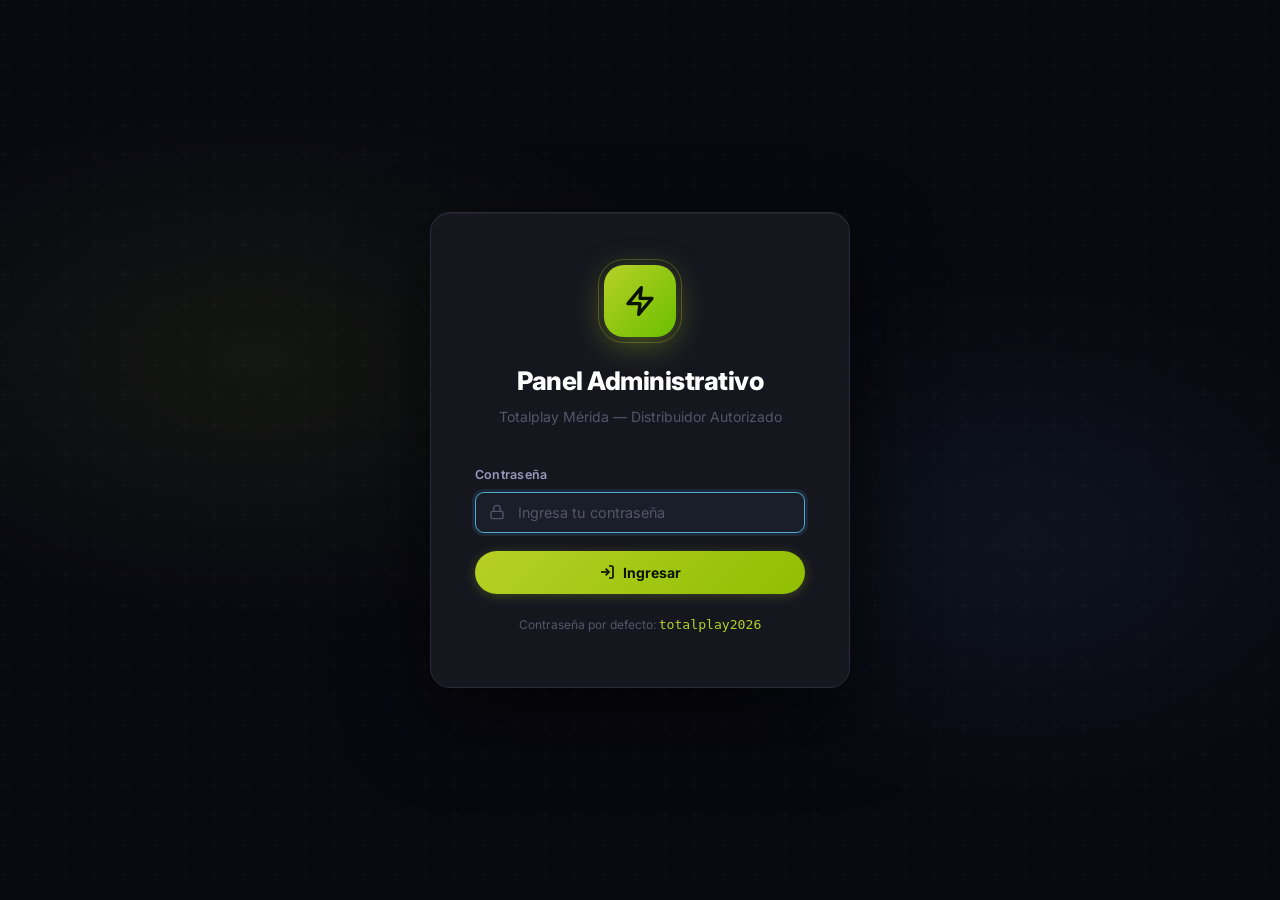
<file: admin.html>
<!DOCTYPE html>
<html lang="es">
<head>
  <meta charset="UTF-8">
  <meta name="viewport" content="width=device-width, initial-scale=1.0">
  <title>Admin — Totalplay Mérida</title>
  <meta name="robots" content="noindex, nofollow">
  <link rel="icon" href="img/triangulototal.png" type="image/png">
  <link rel="stylesheet" href="css/admin.css?v=3">
</head>
<body>

  <!-- ========== LOGIN SCREEN ========== -->
  <div class="login-screen" id="login-screen">
    <div class="login-card">
      <div class="login-logo-wrap">
        <div class="login-logo">
          <svg width="32" height="32" viewBox="0 0 24 24" fill="none" stroke="#0a1200" stroke-width="2.5" stroke-linecap="round" stroke-linejoin="round"><polygon points="13 2 3 14 12 14 11 22 21 10 12 10 13 2"/></svg>
        </div>
        <div class="login-logo-ring"></div>
      </div>
      <h1>Panel Administrativo</h1>
      <p class="login-sub">Totalplay Mérida — Distribuidor Autorizado</p>

      <div class="login-error" id="login-error">
        <svg width="16" height="16" viewBox="0 0 24 24" fill="none" stroke="currentColor" stroke-width="2.5"><circle cx="12" cy="12" r="10"/><line x1="12" y1="8" x2="12" y2="12"/><line x1="12" y1="16" x2="12.01" y2="16"/></svg>
        <span id="login-error-text">Contraseña incorrecta. Inténtalo de nuevo.</span>
      </div>

      <form id="login-form">
        <div class="admin-form-group" style="text-align:left">
          <label for="login-password">Contraseña</label>
          <div class="input-wrap">
            <svg width="16" height="16" viewBox="0 0 24 24" fill="none" stroke="currentColor" stroke-width="2" stroke-linecap="round" stroke-linejoin="round"><rect x="3" y="11" width="18" height="11" rx="2" ry="2"/><path d="M7 11V7a5 5 0 0 1 10 0v4"/></svg>
            <input type="password" id="login-password" class="admin-input" placeholder="Ingresa tu contraseña" required autofocus>
          </div>
        </div>
        <button type="submit" class="btn btn-primary" style="width:100%;justify-content:center;padding:13px;">
          <svg width="16" height="16" viewBox="0 0 24 24" fill="none" stroke="currentColor" stroke-width="2.5"><path d="M15 3h4a2 2 0 0 1 2 2v14a2 2 0 0 1-2 2h-4"/><polyline points="10 17 15 12 10 7"/><line x1="15" y1="12" x2="3" y2="12"/></svg>
          Ingresar
        </button>
        <p style="font-size:0.75rem;color:var(--gray-500);margin-top:20px;">
          Contraseña por defecto: <code>totalplay2026</code>
        </p>
      </form>
    </div>
  </div>

  <!-- ========== ADMIN APP ========== -->
  <div class="admin-app" id="admin-app">

    <!-- SIDEBAR OVERLAY (mobile) -->
    <div class="sidebar-overlay" id="sidebar-overlay"></div>

    <!-- ===== SIDEBAR ===== -->
    <aside class="admin-sidebar" id="admin-sidebar">
      <!-- Brand -->
      <div class="sidebar-brand">
        <div class="sidebar-brand-logo">
          <svg width="20" height="20" viewBox="0 0 24 24" fill="none" stroke="#0a1200" stroke-width="2.5" stroke-linecap="round" stroke-linejoin="round"><polygon points="13 2 3 14 12 14 11 22 21 10 12 10 13 2"/></svg>
        </div>
        <div class="sidebar-brand-text">
          <strong>Totalplay</strong>
          <span>Panel Admin</span>
        </div>
      </div>

      <!-- Navigation -->
      <nav class="sidebar-nav">
        <div class="sidebar-label">Contenido</div>

        <button class="nav-item active" data-tab="tab-packages" id="nav-packages">
          <div class="nav-item-indicator"></div>
          <svg class="nav-icon" width="17" height="17" viewBox="0 0 24 24" fill="none" stroke="currentColor" stroke-width="2" stroke-linecap="round" stroke-linejoin="round"><path d="M21 16V8a2 2 0 0 0-1-1.73l-7-4a2 2 0 0 0-2 0l-7 4A2 2 0 0 0 3 8v8a2 2 0 0 0 1 1.73l7 4a2 2 0 0 0 2 0l7-4A2 2 0 0 0 21 16z"/><polyline points="3.27 6.96 12 12.01 20.73 6.96"/><line x1="12" y1="22.08" x2="12" y2="12"/></svg>
          Paquetes
        </button>

        <button class="nav-item" data-tab="tab-contact" id="nav-contact">
          <div class="nav-item-indicator"></div>
          <svg class="nav-icon" width="17" height="17" viewBox="0 0 24 24" fill="none" stroke="currentColor" stroke-width="2" stroke-linecap="round" stroke-linejoin="round"><path d="M20 21v-2a4 4 0 0 0-4-4H8a4 4 0 0 0-4 4v2"/><circle cx="12" cy="7" r="4"/></svg>
          Contacto
        </button>

        <button class="nav-item" data-tab="tab-testimonials" id="nav-testimonials">
          <div class="nav-item-indicator"></div>
          <svg class="nav-icon" width="17" height="17" viewBox="0 0 24 24" fill="none" stroke="currentColor" stroke-width="2" stroke-linecap="round" stroke-linejoin="round"><path d="M21 15a2 2 0 0 1-2 2H7l-4 4V5a2 2 0 0 1 2-2h14a2 2 0 0 1 2 2z"/></svg>
          Testimonios
        </button>

        <button class="nav-item" data-tab="tab-content" id="nav-content">
          <div class="nav-item-indicator"></div>
          <svg class="nav-icon" width="17" height="17" viewBox="0 0 24 24" fill="none" stroke="currentColor" stroke-width="2" stroke-linecap="round" stroke-linejoin="round"><path d="M4 22h14a2 2 0 0 0 2-2V7.5L14.5 2H6a2 2 0 0 0-2 2v4"/><polyline points="14 2 14 8 20 8"/><path d="M2 15h10"/><path d="M6 11v8"/></svg>
          Contenido Web
        </button>

        <div class="sidebar-label" style="margin-top:8px;">Sistema</div>

        <button class="nav-item" data-tab="tab-settings" id="nav-settings">
          <div class="nav-item-indicator"></div>
          <svg class="nav-icon" width="17" height="17" viewBox="0 0 24 24" fill="none" stroke="currentColor" stroke-width="2" stroke-linecap="round" stroke-linejoin="round"><circle cx="12" cy="12" r="3"/><path d="M19.07 4.93l-1.41 1.41M4.93 4.93l1.41 1.41M19.07 19.07l-1.41-1.41M4.93 19.07l1.41-1.41M21 12h-2M5 12H3M12 21v-2M12 5V3"/><path d="M12 22c5.52 0 10-4.48 10-10S17.52 2 12 2 2 6.48 2 12s4.48 10 10 10z" stroke-opacity="0"/></svg>
          Configuración
        </button>
      </nav>

      <!-- Footer actions -->
      <div class="sidebar-footer">
        <a href="index.html" target="_blank" class="nav-item" style="text-decoration:none;">
          <svg class="nav-icon" width="17" height="17" viewBox="0 0 24 24" fill="none" stroke="currentColor" stroke-width="2" stroke-linecap="round" stroke-linejoin="round"><path d="M18 13v6a2 2 0 0 1-2 2H5a2 2 0 0 1-2-2V8a2 2 0 0 1 2-2h6"/><polyline points="15 3 21 3 21 9"/><line x1="10" y1="14" x2="21" y2="3"/></svg>
          Ver Landing
        </a>
        <button class="nav-item" id="logout-btn">
          <svg class="nav-icon" width="17" height="17" viewBox="0 0 24 24" fill="none" stroke="currentColor" stroke-width="2" stroke-linecap="round" stroke-linejoin="round"><path d="M9 21H5a2 2 0 0 1-2-2V5a2 2 0 0 1 2-2h4"/><polyline points="16 17 21 12 16 7"/><line x1="21" y1="12" x2="9" y2="12"/></svg>
          Cerrar Sesión
        </button>
      </div>
    </aside>

    <!-- ===== MAIN ===== -->
    <div class="admin-main">

      <!-- Top Bar -->
      <header class="admin-topbar">
        <div style="display:flex;align-items:center;gap:12px;">
          <button class="menu-toggle" id="menu-toggle">
            <svg width="18" height="18" viewBox="0 0 24 24" fill="none" stroke="currentColor" stroke-width="2"><line x1="3" y1="6" x2="21" y2="6"/><line x1="3" y1="12" x2="21" y2="12"/><line x1="3" y1="18" x2="21" y2="18"/></svg>
          </button>
          <span class="topbar-title" id="topbar-title">Paquetes</span>
        </div>
        <div class="topbar-right">
          <div class="status-pill">
            <span class="status-dot"></span>
            En vivo
          </div>
        </div>
      </header>

      <!-- Content Area -->
      <div class="admin-content">

        <!-- Preview Bar -->
        <div class="preview-bar">
          <div class="preview-bar-left">
            <svg width="16" height="16" viewBox="0 0 24 24" fill="none" stroke="var(--tp-green)" stroke-width="2"><path d="M22 12h-4l-3 9L9 3l-3 9H2"/></svg>
            <p>Los cambios se guardan en la nube y se reflejan <strong>en vivo</strong> para todos los visitantes.</p>
          </div>
          <a href="index.html" target="_blank" class="btn btn-primary btn-sm">
            <svg width="13" height="13" viewBox="0 0 24 24" fill="none" stroke="currentColor" stroke-width="2.5"><path d="M18 13v6a2 2 0 0 1-2 2H5a2 2 0 0 1-2-2V8a2 2 0 0 1 2-2h6"/><polyline points="15 3 21 3 21 9"/><line x1="10" y1="14" x2="21" y2="3"/></svg>
            Abrir Landing
          </a>
        </div>

        <!-- ===== TAB: PACKAGES ===== -->
        <div class="tab-panel active" id="tab-packages">

          <!-- Stats -->
          <div class="stats-row" id="pkg-stats">
            <div class="stat-card">
              <div class="stat-icon" style="background:var(--tp-green-dim);color:var(--tp-green);">
                <svg width="20" height="20" viewBox="0 0 24 24" fill="none" stroke="currentColor" stroke-width="2"><path d="M21 16V8a2 2 0 0 0-1-1.73l-7-4a2 2 0 0 0-2 0l-7 4A2 2 0 0 0 3 8v8a2 2 0 0 0 1 1.73l7 4a2 2 0 0 0 2 0l7-4A2 2 0 0 0 21 16z"/></svg>
              </div>
              <div>
                <div class="stat-value" id="stat-total">—</div>
                <div class="stat-label">Total paquetes</div>
              </div>
            </div>
            <div class="stat-card">
              <div class="stat-icon" style="background:var(--green-dim);color:var(--green);">
                <svg width="20" height="20" viewBox="0 0 24 24" fill="none" stroke="currentColor" stroke-width="2"><path d="M22 11.08V12a10 10 0 1 1-5.93-9.14"/><polyline points="22 4 12 14.01 9 11.01"/></svg>
              </div>
              <div>
                <div class="stat-value" id="stat-active">—</div>
                <div class="stat-label">Activos</div>
              </div>
            </div>
            <div class="stat-card">
              <div class="stat-icon" style="background:var(--tp-green-dim);color:var(--tp-green);">
                <svg width="20" height="20" viewBox="0 0 24 24" fill="none" stroke="currentColor" stroke-width="2"><line x1="12" y1="1" x2="12" y2="23"/><path d="M17 5H9.5a3.5 3.5 0 0 0 0 7h5a3.5 3.5 0 0 1 0 7H6"/></svg>
              </div>
              <div>
                <div class="stat-value" id="stat-min-price">—</div>
                <div class="stat-label">Precio desde</div>
              </div>
            </div>
          </div>

          <div class="admin-card">
            <div class="admin-card-header">
              <div class="admin-card-header-left">
                <div class="card-icon green">
                  <svg width="20" height="20" viewBox="0 0 24 24" fill="none" stroke="currentColor" stroke-width="2"><path d="M21 16V8a2 2 0 0 0-1-1.73l-7-4a2 2 0 0 0-2 0l-7 4A2 2 0 0 0 3 8v8a2 2 0 0 0 1 1.73l7 4a2 2 0 0 0 2 0l7-4A2 2 0 0 0 21 16z"/></svg>
                </div>
                <div>
                  <div class="card-title">Paquetes de Internet</div>
                  <div class="card-subtitle">Administra los paquetes de la landing</div>
                </div>
              </div>
              <button class="btn btn-primary btn-sm" onclick="openPackageModal()">
                <svg width="14" height="14" viewBox="0 0 24 24" fill="none" stroke="currentColor" stroke-width="2.5"><line x1="12" y1="5" x2="12" y2="19"/><line x1="5" y1="12" x2="19" y2="12"/></svg>
                Nuevo Paquete
              </button>
            </div>
            <div class="pkg-list" id="pkg-list">
              <!-- Rendered by admin.js -->
            </div>
          </div>
        </div>

        <!-- ===== TAB: CONTACT ===== -->
        <div class="tab-panel" id="tab-contact">
          <div class="admin-card">
            <div class="admin-card-header">
              <div class="admin-card-header-left">
                <div class="card-icon blue">
                  <svg width="20" height="20" viewBox="0 0 24 24" fill="none" stroke="currentColor" stroke-width="2"><path d="M22 16.92v3a2 2 0 0 1-2.18 2 19.79 19.79 0 0 1-8.63-3.07A19.5 19.5 0 0 1 4.69 13.5 19.79 19.79 0 0 1 1.61 5a2 2 0 0 1 1.99-2.18h3a2 2 0 0 1 2 1.72 12.84 12.84 0 0 0 .7 2.81 2 2 0 0 1-.45 2.11L7.91 9.91a16 16 0 0 0 6 6l1.27-1.27a2 2 0 0 1 2.11-.45 12.84 12.84 0 0 0 2.81.7A2 2 0 0 1 22 16.92z"/></svg>
                </div>
                <div>
                  <div class="card-title">Información de Contacto</div>
                  <div class="card-subtitle">Datos visibles en la landing y WhatsApp</div>
                </div>
              </div>
            </div>

            <div class="admin-form-row">
              <div class="admin-form-group">
                <label for="ct-phone">
                  <svg width="12" height="12" viewBox="0 0 24 24" fill="none" stroke="currentColor" stroke-width="2.5" style="display:inline;vertical-align:middle;margin-right:4px;"><path d="M22 16.92v3a2 2 0 0 1-2.18 2 19.79 19.79 0 0 1-8.63-3.07"/></svg>
                  Teléfono Principal
                </label>
                <input type="tel" id="ct-phone" class="admin-input" placeholder="990-194-5673">
              </div>
              <div class="admin-form-group">
                <label for="ct-phone-sec">Teléfono Secundario</label>
                <input type="tel" id="ct-phone-sec" class="admin-input" placeholder="999-433-6427">
              </div>
            </div>

            <div class="admin-form-row">
              <div class="admin-form-group">
                <label for="ct-whatsapp">WhatsApp (con código de país)</label>
                <input type="text" id="ct-whatsapp" class="admin-input" placeholder="5219901945673">
              </div>
              <div class="admin-form-group">
                <label for="ct-email">Correo electrónico</label>
                <input type="email" id="ct-email" class="admin-input" placeholder="contacto@totalplay.com">
              </div>
            </div>

            <div class="section-divider">
              <div class="section-divider-line"></div>
              <div class="section-divider-label">
                <svg width="11" height="11" viewBox="0 0 24 24" fill="none" stroke="currentColor" stroke-width="2.5" style="display:inline;vertical-align:middle;margin-right:4px;"><path d="M20 21v-2a4 4 0 0 0-4-4H8a4 4 0 0 0-4 4v2"/><circle cx="12" cy="7" r="4"/></svg>
                Perfil del Asesor
              </div>
              <div class="section-divider-line"></div>
            </div>

            <div class="photo-upload" style="margin-bottom:20px;">
              <div class="photo-preview" id="ct-photo-preview">
                <svg width="28" height="28" viewBox="0 0 24 24" fill="none" stroke="var(--tp-blue)" stroke-width="1.5"><path d="M20 21v-2a4 4 0 0 0-4-4H8a4 4 0 0 0-4 4v2"/><circle cx="12" cy="7" r="4"/></svg>
              </div>
              <div>
                <div class="photo-upload-btn">
                  <button class="btn btn-secondary btn-sm">
                    <svg width="13" height="13" viewBox="0 0 24 24" fill="none" stroke="currentColor" stroke-width="2"><path d="M23 19a2 2 0 0 1-2 2H3a2 2 0 0 1-2-2V8a2 2 0 0 1 2-2h4l2-3h6l2 3h4a2 2 0 0 1 2 2z"/><circle cx="12" cy="13" r="4"/></svg>
                    Subir Foto
                  </button>
                  <input type="file" id="ct-photo-input" accept="image/*">
                </div>
                <p style="font-size:0.75rem;color:var(--gray-500);margin-top:7px;">JPG o PNG · Se redimensiona automáticamente</p>
              </div>
            </div>

            <div class="admin-form-row">
              <div class="admin-form-group">
                <label for="ct-name">Nombre del asesor</label>
                <input type="text" id="ct-name" class="admin-input" placeholder="Nombre completo">
              </div>
              <div class="admin-form-group">
                <label for="ct-title">Título / Cargo</label>
                <input type="text" id="ct-title" class="admin-input" placeholder="Distribuidor Autorizado">
              </div>
            </div>
            <div class="admin-form-group">
              <label for="ct-bio">Biografía / Mensaje personal</label>
              <textarea id="ct-bio" class="admin-input" placeholder="¡Hola! Soy tu asesor..."></textarea>
            </div>

            <div class="section-divider">
              <div class="section-divider-line"></div>
              <div class="section-divider-label">
                <svg width="11" height="11" viewBox="0 0 24 24" fill="none" stroke="currentColor" stroke-width="2.5" style="display:inline;vertical-align:middle;margin-right:4px;"><circle cx="12" cy="12" r="10"/><polyline points="12 6 12 12 16 14"/></svg>
                Detalles operativos
              </div>
              <div class="section-divider-line"></div>
            </div>

            <div class="admin-form-row">
              <div class="admin-form-group">
                <label for="ct-schedule">Horario de atención</label>
                <input type="text" id="ct-schedule" class="admin-input" placeholder="Lunes a Sábado: 9AM - 8PM">
              </div>
              <div class="admin-form-group">
                <label for="ct-address">Ubicación / Zona</label>
                <input type="text" id="ct-address" class="admin-input" placeholder="Mérida, Yucatán">
              </div>
            </div>
            <div class="admin-form-group">
              <label for="ct-promo">Texto de promoción (banner superior)</label>
              <input type="text" id="ct-promo" class="admin-input" placeholder="¡Instalación GRATIS este mes!">
            </div>

            <div style="margin-top:24px;display:flex;gap:10px;">
              <button class="btn btn-primary" onclick="saveContactInfo()">
                <svg width="15" height="15" viewBox="0 0 24 24" fill="none" stroke="currentColor" stroke-width="2.5"><path d="M19 21H5a2 2 0 0 1-2-2V5a2 2 0 0 1 2-2h11l5 5v11a2 2 0 0 1-2 2z"/><polyline points="17 21 17 13 7 13 7 21"/><polyline points="7 3 7 8 15 8"/></svg>
                Guardar Contacto
              </button>
            </div>
          </div>
        </div>

        <!-- ===== TAB: TESTIMONIALS ===== -->
        <div class="tab-panel" id="tab-testimonials">
          <div class="admin-card">
            <div class="admin-card-header">
              <div class="admin-card-header-left">
                <div class="card-icon purple">
                  <svg width="20" height="20" viewBox="0 0 24 24" fill="none" stroke="currentColor" stroke-width="2"><path d="M21 15a2 2 0 0 1-2 2H7l-4 4V5a2 2 0 0 1 2-2h14a2 2 0 0 1 2 2z"/></svg>
                </div>
                <div>
                  <div class="card-title">Testimonios</div>
                  <div class="card-subtitle">Opiniones de clientes que generan confianza</div>
                </div>
              </div>
              <button class="btn btn-primary btn-sm" onclick="openTestimonialModal()">
                <svg width="14" height="14" viewBox="0 0 24 24" fill="none" stroke="currentColor" stroke-width="2.5"><line x1="12" y1="5" x2="12" y2="19"/><line x1="5" y1="12" x2="19" y2="12"/></svg>
                Nuevo Testimonio
              </button>
            </div>
            <div class="pkg-list" id="testimonials-list">
              <!-- Rendered by admin.js -->
            </div>
          </div>
        </div>

        <!-- ===== TAB: CONTENT WEB ===== -->
        <div class="tab-panel" id="tab-content">
          <div class="admin-card">
            <div class="admin-card-header">
              <div class="admin-card-header-left">
                <div class="card-icon" style="background:var(--tp-blue-dim);color:var(--tp-blue);">
                  <svg width="20" height="20" viewBox="0 0 24 24" fill="none" stroke="currentColor" stroke-width="2"><path d="M4 22h14a2 2 0 0 0 2-2V7.5L14.5 2H6a2 2 0 0 0-2 2v4"/><polyline points="14 2 14 8 20 8"/><path d="M2 15h10"/><path d="M6 11v8"/></svg>
                </div>
                <div>
                  <div class="card-title">Seo & Textos (Hero)</div>
                  <div class="card-subtitle">Administra los textos principales y el SEO del sitio web</div>
                </div>
              </div>
            </div>

            <!-- SEO -->
            <div class="section-divider">
              <div class="section-divider-line"></div>
              <div class="section-divider-label">Optimización SEO</div>
              <div class="section-divider-line"></div>
            </div>
            <div class="admin-form-group">
              <label for="cw-seo-title">Título SEO (Pestaña del navegador)</label>
              <input type="text" id="cw-seo-title" class="admin-input" placeholder="Contratar Totalplay Mérida | Internet Fibra...">
            </div>
            <div class="admin-form-group">
              <label for="cw-seo-desc">Descripción (Meta Description)</label>
              <textarea id="cw-seo-desc" class="admin-input" rows="2" placeholder="Contrata Totalplay en Mérida..."></textarea>
            </div>
            <div class="admin-form-group">
              <label for="cw-seo-keywords">Palabras clave (Keywords)</label>
              <input type="text" id="cw-seo-keywords" class="admin-input" placeholder="Totalplay Mérida, contratar, internet...">
            </div>

            <!-- HERO -->
            <div class="section-divider">
              <div class="section-divider-line"></div>
              <div class="section-divider-label">Sección Principal (Hero)</div>
              <div class="section-divider-line"></div>
            </div>
            <div class="admin-form-group">
              <label for="cw-hero-title">Título Principal (H1)</label>
              <input type="text" id="cw-hero-title" class="admin-input" placeholder="Contrata Totalplay en Mérida...">
              <p style="font-size:0.75rem;color:var(--gray-500);margin-top:4px;">Usa &lt;span class="text-gradient"&gt;Texto&lt;/span&gt; para aplicar color degradado.</p>
            </div>
            <div class="admin-form-group">
              <label for="cw-hero-subtitle">Subtítulo</label>
              <textarea id="cw-hero-subtitle" class="admin-input" rows="2" placeholder="Fibra óptica simétrica real..."></textarea>
            </div>

            <div class="admin-form-row three">
              <div class="admin-form-group">
                <label>Estadística 1</label>
                <input type="text" id="cw-stat1-lbl" class="admin-input" placeholder="Etiqueta (ej: Velocidad máxima)">
                <div style="display:flex; gap:4px; margin-top:4px;">
                  <input type="text" id="cw-stat1-prefix" class="admin-input" placeholder="Prefijo" style="width:30%">
                  <input type="text" id="cw-stat1-val" class="admin-input" placeholder="Valor (10000)">
                  <input type="text" id="cw-stat1-suffix" class="admin-input" placeholder="Sufijo" style="width:30%">
                </div>
              </div>
              <div class="admin-form-group">
                <label>Estadística 2</label>
                <input type="text" id="cw-stat2-lbl" class="admin-input" placeholder="Etiqueta (ej: Canales HD/4K)">
                <div style="display:flex; gap:4px; margin-top:4px;">
                  <input type="text" id="cw-stat2-prefix" class="admin-input" placeholder="Prefijo" style="width:30%">
                  <input type="text" id="cw-stat2-val" class="admin-input" placeholder="Valor (250)">
                  <input type="text" id="cw-stat2-suffix" class="admin-input" placeholder="Sufijo" style="width:30%">
                </div>
              </div>
              <div class="admin-form-group">
                <label>Estadística 3</label>
                <input type="text" id="cw-stat3-lbl" class="admin-input" placeholder="Etiqueta (ej: Instalación)">
                <div style="display:flex; gap:4px; margin-top:4px;">
                  <input type="text" id="cw-stat3-prefix" class="admin-input" placeholder="Prefijo" style="width:30%">
                  <input type="text" id="cw-stat3-val" class="admin-input" placeholder="Valor (24)">
                  <input type="text" id="cw-stat3-suffix" class="admin-input" placeholder="Sufijo" style="width:30%">
                </div>
              </div>
            </div>

            <div style="margin-top:24px;display:flex;gap:10px;">
              <button class="btn btn-primary" onclick="saveSeoHeroContent()">
                <svg width="15" height="15" viewBox="0 0 24 24" fill="none" stroke="currentColor" stroke-width="2.5"><path d="M19 21H5a2 2 0 0 1-2-2V5a2 2 0 0 1 2-2h11l5 5v11a2 2 0 0 1-2 2z"/><polyline points="17 21 17 13 7 13 7 21"/><polyline points="7 3 7 8 15 8"/></svg>
                Guardar Cambios
              </button>
            </div>
          </div>

          <div class="admin-card" style="margin-top: 24px;">
            <div class="admin-card-header">
              <div class="admin-card-header-left">
                <div class="card-icon" style="background:var(--tp-blue-dim);color:var(--tp-blue);">
                  <svg width="20" height="20" viewBox="0 0 24 24" fill="none" stroke="currentColor" stroke-width="2"><circle cx="12" cy="12" r="10"/><path d="M9.09 9a3 3 0 0 1 5.83 1c0 2-3 3-3 3"/><line x1="12" y1="17" x2="12.01" y2="17"/></svg>
                </div>
                <div>
                  <div class="card-title">Preguntas Frecuentes (FAQ)</div>
                  <div class="card-subtitle">Administra las preguntas en la sección de FAQ</div>
                </div>
              </div>
              <button class="btn btn-primary btn-sm" onclick="openFaqModal()">
                <svg width="14" height="14" viewBox="0 0 24 24" fill="none" stroke="currentColor" stroke-width="2.5"><line x1="12" y1="5" x2="12" y2="19"/><line x1="5" y1="12" x2="19" y2="12"/></svg>
                Nueva Pregunta
              </button>
            </div>
            <div class="pkg-list" id="faq-list-admin">
              <!-- Rendered by admin.js -->
            </div>
          </div>
        </div>

        <!-- ===== TAB: SETTINGS ===== -->
        <div class="tab-panel" id="tab-settings">

          <!-- Change Password -->
          <div class="admin-card">
            <div class="admin-card-header">
              <div class="admin-card-header-left">
                <div class="card-icon blue">
                  <svg width="20" height="20" viewBox="0 0 24 24" fill="none" stroke="currentColor" stroke-width="2"><rect x="3" y="11" width="18" height="11" rx="2" ry="2"/><path d="M7 11V7a5 5 0 0 1 10 0v4"/></svg>
                </div>
                <div>
                  <div class="card-title">Cambiar Contraseña</div>
                  <div class="card-subtitle">Actualiza las credenciales de acceso al panel</div>
                </div>
              </div>
            </div>
            <div class="admin-form-row">
              <div class="admin-form-group">
                <label for="new-password">Nueva contraseña</label>
                <input type="password" id="new-password" class="admin-input" placeholder="Mínimo 6 caracteres">
              </div>
              <div class="admin-form-group">
                <label for="confirm-password">Confirmar contraseña</label>
                <input type="password" id="confirm-password" class="admin-input" placeholder="Repite la contraseña">
              </div>
            </div>
            <button class="btn btn-primary btn-sm" onclick="handleChangePassword()">
              <svg width="14" height="14" viewBox="0 0 24 24" fill="none" stroke="currentColor" stroke-width="2.5"><rect x="3" y="11" width="18" height="11" rx="2" ry="2"/><path d="M7 11V7a5 5 0 0 1 10 0v4"/></svg>
              Actualizar Contraseña
            </button>
          </div>

          <!-- Data Management -->
          <div class="admin-card">
            <div class="admin-card-header">
              <div class="admin-card-header-left">
                <div class="card-icon yellow">
                  <svg width="20" height="20" viewBox="0 0 24 24" fill="none" stroke="currentColor" stroke-width="2"><ellipse cx="12" cy="5" rx="9" ry="3"/><path d="M21 12c0 1.66-4 3-9 3s-9-1.34-9-3"/><path d="M3 5v14c0 1.66 4 3 9 3s9-1.34 9-3V5"/></svg>
                </div>
                <div>
                  <div class="card-title">Respaldo de Datos</div>
                  <div class="card-subtitle">Exporta o importa datos para hacer respaldos</div>
                </div>
              </div>
            </div>

            <div class="data-actions">
              <div class="data-action-card" style="cursor:pointer;" onclick="handleExport()">
                <div class="data-action-icon" style="background:var(--green-dim);color:var(--green);">
                  <svg width="18" height="18" viewBox="0 0 24 24" fill="none" stroke="currentColor" stroke-width="2"><path d="M21 15v4a2 2 0 0 1-2 2H5a2 2 0 0 1-2-2v-4"/><polyline points="7 10 12 15 17 10"/><line x1="12" y1="15" x2="12" y2="3"/></svg>
                </div>
                <div class="data-action-title">Exportar JSON</div>
                <div class="data-action-desc">Descarga todos los datos en formato JSON</div>
              </div>

              <div class="data-action-card" style="cursor:pointer;">
                <div class="data-action-icon" style="background:var(--tp-blue-dim);color:var(--tp-blue);">
                  <svg width="18" height="18" viewBox="0 0 24 24" fill="none" stroke="currentColor" stroke-width="2"><path d="M21 15v4a2 2 0 0 1-2 2H5a2 2 0 0 1-2-2v-4"/><polyline points="17 8 12 3 7 8"/><line x1="12" y1="3" x2="12" y2="15"/></svg>
                </div>
                <div class="data-action-title">Importar Datos</div>
                <div class="data-action-desc">Restaura desde un archivo JSON previo</div>
                <input type="file" id="import-file" accept=".json">
              </div>

              <div class="data-action-card" style="cursor:pointer;" onclick="handleResetDefaults()">
                <div class="data-action-icon" style="background:var(--red-dim);color:var(--red);">
                  <svg width="18" height="18" viewBox="0 0 24 24" fill="none" stroke="currentColor" stroke-width="2"><polyline points="1 4 1 10 7 10"/><path d="M3.51 15a9 9 0 1 0 .49-3.91"/></svg>
                </div>
                <div class="data-action-title">Restaurar Defaults</div>
                <div class="data-action-desc">Restablece todos los datos originales</div>
              </div>
            </div>

            <p style="font-size:0.78rem;color:var(--gray-500);margin-top:16px;display:flex;align-items:center;gap:6px;">
              <svg width="13" height="13" viewBox="0 0 24 24" fill="none" stroke="currentColor" stroke-width="2"><circle cx="12" cy="12" r="10"/><line x1="12" y1="8" x2="12" y2="12"/><line x1="12" y1="16" x2="12.01" y2="16"/></svg>
              Los datos se guardan en Cloudflare KV. Exporta regularmente para tener un respaldo local.
            </p>
          </div>
        </div>

      </div><!-- /admin-content -->
    </div><!-- /admin-main -->
  </div><!-- /admin-app -->

  <!-- ========== PACKAGE MODAL ========== -->
  <div class="modal-overlay" id="pkg-modal">
    <div class="modal modal-wide">
      <div class="modal-header">
        <div class="modal-header-left">
          <div class="modal-title-icon" style="background:var(--tp-green-dim);color:var(--tp-green);">
            <svg width="18" height="18" viewBox="0 0 24 24" fill="none" stroke="currentColor" stroke-width="2"><path d="M21 16V8a2 2 0 0 0-1-1.73l-7-4a2 2 0 0 0-2 0l-7 4A2 2 0 0 0 3 8v8a2 2 0 0 0 1 1.73l7 4a2 2 0 0 0 2 0l7-4A2 2 0 0 0 21 16z"/></svg>
          </div>
          <h2 id="pkg-modal-title">Nuevo Paquete</h2>
        </div>
        <button class="modal-close" onclick="closePackageModal()">
          <svg width="15" height="15" viewBox="0 0 24 24" fill="none" stroke="currentColor" stroke-width="2.5"><line x1="18" y1="6" x2="6" y2="18"/><line x1="6" y1="6" x2="18" y2="18"/></svg>
        </button>
      </div>
      <div class="modal-body">
        <form id="pkg-form" onsubmit="event.preventDefault(); savePackage();">

          <!-- IDENTIFICACIÓN -->
          <div class="admin-form-group">
            <label for="pkg-name">Nombre del paquete *</label>
            <input type="text" id="pkg-name" class="admin-input" placeholder="Ej: 300 Megas Simétricos" required>
          </div>
          <div class="admin-form-row three">
            <div class="admin-form-group">
              <label for="pkg-type">Tipo de paquete</label>
              <select id="pkg-type" class="admin-input">
                <option value="internet">Solo Internet</option>
                <option value="dobleplay">Doble Play</option>
                <option value="tripleplay">Triple Play</option>
              </select>
            </div>
            <div class="admin-form-group">
              <label for="pkg-category">Categoría (tab)</label>
              <select id="pkg-category" class="admin-input">
                <option value="internet">Internet</option>
                <option value="tv">TV + Internet</option>
              </select>
            </div>
            <div class="admin-form-group">
              <label for="pkg-speed">Velocidad (Mbps) *</label>
              <input type="number" id="pkg-speed" class="admin-input" placeholder="300" required>
            </div>
          </div>
          <div class="admin-form-group">
            <label for="pkg-channels">Canales de TV (dejar vacío si solo internet)</label>
            <input type="number" id="pkg-channels" class="admin-input" placeholder="190">
          </div>

          <!-- ── PRECIOS ── -->
          <div class="modal-section-divider">
            <svg width="12" height="12" viewBox="0 0 24 24" fill="none" stroke="currentColor" stroke-width="2.5"><line x1="12" y1="1" x2="12" y2="23"/><path d="M17 5H9.5a3.5 3.5 0 0 0 0 7h5a3.5 3.5 0 0 1 0 7H6"/></svg>
            Precios
          </div>
          <div class="admin-form-row three">
            <div class="admin-form-group">
              <label for="pkg-price">
                Precio Pronto Pago *
                <span class="field-hint">Ej: Pagando 5 días antes</span>
              </label>
              <div class="price-input-wrap">
                <span class="price-prefix">$</span>
                <input type="number" id="pkg-price" class="admin-input price-input" placeholder="599" required>
              </div>
            </div>
            <div class="admin-form-group">
              <label for="pkg-prompt-hint">
                Texto de Pronto Pago
                <span class="field-hint">Texto debajo del precio principal</span>
              </label>
              <input type="text" id="pkg-prompt-hint" class="admin-input" placeholder="Pagando 5 días antes de tu corte">
            </div>
            <div class="admin-form-group">
              <label for="pkg-list-price">
                Precio de Lista
                <span class="field-hint">Precio sin descuento</span>
              </label>
              <div class="price-input-wrap">
                <span class="price-prefix">$</span>
                <input type="number" id="pkg-list-price" class="admin-input price-input" placeholder="649">
              </div>
            </div>
            <div class="admin-form-group">
              <label for="pkg-loyalty-price">
                Precio de Lealtad
                <span class="field-hint">A partir del 6° mes</span>
              </label>
              <div class="price-input-wrap">
                <span class="price-prefix">$</span>
                <input type="number" id="pkg-loyalty-price" class="admin-input price-input" placeholder="569">
              </div>
            </div>
          </div>
          <div class="admin-form-group" style="max-width:220px;">
            <label for="pkg-loyalty-discount">
              Descuento de Lealtad ($/mes)
              <span class="field-hint">Ahorro visible para el cliente</span>
            </label>
            <div class="price-input-wrap">
              <span class="price-prefix discount-prefix">-$</span>
              <input type="number" id="pkg-loyalty-discount" class="admin-input price-input" placeholder="30">
            </div>
          </div>

          <!-- ── CONTENIDO ── -->
          <div class="modal-section-divider">
            <svg width="12" height="12" viewBox="0 0 24 24" fill="none" stroke="currentColor" stroke-width="2.5"><path d="M9 11l3 3L22 4"/><path d="M21 12v7a2 2 0 0 1-2 2H5a2 2 0 0 1-2-2V5a2 2 0 0 1 2-2h11"/></svg>
            Contenido del paquete
          </div>
          <div class="admin-form-group">
            <label for="pkg-features">Características (una por línea)</label>
            <textarea id="pkg-features" class="admin-input" rows="4" placeholder="✅ Totalplay TV&#10;📞 Línea Telefónica y App Totalplay&#10;🌐 Fibra óptica 100% simétrica"></textarea>
          </div>
          <div class="admin-form-group">
            <label for="pkg-streaming">Plataformas de streaming (separadas por comas)</label>
            <input type="text" id="pkg-streaming" class="admin-input" placeholder="HBO Max básico con anuncios (5 meses), Netflix básico con anuncios (5 meses)">
          </div>

          <!-- ── EXTRAS ── -->
          <div class="modal-section-divider">
            <svg width="12" height="12" viewBox="0 0 24 24" fill="none" stroke="currentColor" stroke-width="2.5"><polygon points="12 2 15.09 8.26 22 9.27 17 14.14 18.18 21.02 12 17.77 5.82 21.02 7 14.14 2 9.27 8.91 8.26 12 2"/></svg>
            Etiqueta y visibilidad
          </div>
          <div class="admin-form-group">
            <label for="pkg-badge">
              Etiqueta especial (badge)
              <span class="field-hint">Ej: 🔊 ¡Surround incluido! &nbsp;·&nbsp; ⚽ ¡Paquete futbolero!</span>
            </label>
            <div class="emoji-input-wrap" id="emoji-wrap-badge">
              <input type="text" id="pkg-badge" class="admin-input emoji-input" placeholder="🔊 ¡Surround incluido!" autocomplete="off">
              <button type="button" class="emoji-trigger-btn" onclick="toggleEmojiPicker('badge')" title="Insertar emoji">
                😊
              </button>
              <div class="emoji-picker-popup" id="emoji-picker-badge">
                <div class="emoji-picker-label">Frecuentes</div>
                <div class="emoji-grid">
                  <button type="button" onclick="insertEmoji('badge','🔊')">🔊</button>
                  <button type="button" onclick="insertEmoji('badge','⚽')">⚽</button>
                  <button type="button" onclick="insertEmoji('badge','🏆')">🏆</button>
                  <button type="button" onclick="insertEmoji('badge','⭐')">⭐</button>
                  <button type="button" onclick="insertEmoji('badge','🔥')">🔥</button>
                  <button type="button" onclick="insertEmoji('badge','✅')">✅</button>
                  <button type="button" onclick="insertEmoji('badge','🎁')">🎁</button>
                  <button type="button" onclick="insertEmoji('badge','💎')">💎</button>
                  <button type="button" onclick="insertEmoji('badge','🚀')">🚀</button>
                  <button type="button" onclick="insertEmoji('badge','📺')">📺</button>
                  <button type="button" onclick="insertEmoji('badge','🎬')">🎬</button>
                  <button type="button" onclick="insertEmoji('badge','🎮')">🎮</button>
                  <button type="button" onclick="insertEmoji('badge','📶')">📶</button>
                  <button type="button" onclick="insertEmoji('badge','💡')">💡</button>
                  <button type="button" onclick="insertEmoji('badge','🎵')">🎵</button>
                  <button type="button" onclick="insertEmoji('badge','🌐')">🌐</button>
                  <button type="button" onclick="insertEmoji('badge','📞')">📞</button>
                  <button type="button" onclick="insertEmoji('badge','💰')">💰</button>
                  <button type="button" onclick="insertEmoji('badge','🏠')">🏠</button>
                  <button type="button" onclick="insertEmoji('badge','🎊')">🎊</button>
                  <button type="button" onclick="insertEmoji('badge','🏅')">🏅</button>
                  <button type="button" onclick="insertEmoji('badge','⚡')">⚡</button>
                  <button type="button" onclick="insertEmoji('badge','🎯')">🎯</button>
                  <button type="button" onclick="insertEmoji('badge','🆕')">🆕</button>
                </div>
              </div>
            </div>
          </div>
          <div class="admin-form-row">
            <div class="admin-form-group">
              <label class="checkbox-label">
                <input type="checkbox" id="pkg-popular">
                <span>Marcar como "Más Popular" ⭐</span>
              </label>
            </div>
            <div class="admin-form-group">
              <label class="checkbox-label">
                <input type="checkbox" id="pkg-active" checked>
                <span>Activo (visible en landing)</span>
              </label>
            </div>
          </div>

        </form>
      </div>
      <div class="modal-footer">
        <button class="btn btn-secondary btn-sm" onclick="closePackageModal()">Cancelar</button>
        <button class="btn btn-primary btn-sm" onclick="savePackage()">
          <svg width="14" height="14" viewBox="0 0 24 24" fill="none" stroke="currentColor" stroke-width="2.5"><path d="M19 21H5a2 2 0 0 1-2-2V5a2 2 0 0 1 2-2h11l5 5v11a2 2 0 0 1-2 2z"/><polyline points="17 21 17 13 7 13 7 21"/><polyline points="7 3 7 8 15 8"/></svg>
          Guardar Paquete
        </button>
      </div>
    </div>
  </div>

  <!-- ========== TESTIMONIAL MODAL ========== -->
  <div class="modal-overlay" id="test-modal">
    <div class="modal">
      <div class="modal-header">
        <div class="modal-header-left">
          <div class="modal-title-icon" style="background:var(--tp-purple-dim);color:var(--tp-purple);">
            <svg width="18" height="18" viewBox="0 0 24 24" fill="none" stroke="currentColor" stroke-width="2"><path d="M21 15a2 2 0 0 1-2 2H7l-4 4V5a2 2 0 0 1 2-2h14a2 2 0 0 1 2 2z"/></svg>
          </div>
          <h2 id="test-modal-title">Nuevo Testimonio</h2>
        </div>
        <button class="modal-close" onclick="closeTestimonialModal()">
          <svg width="15" height="15" viewBox="0 0 24 24" fill="none" stroke="currentColor" stroke-width="2.5"><line x1="18" y1="6" x2="6" y2="18"/><line x1="6" y1="6" x2="18" y2="18"/></svg>
        </button>
      </div>
      <div class="modal-body">
        <form id="test-form" onsubmit="event.preventDefault(); saveTestimonial();">
          <div class="admin-form-row">
            <div class="admin-form-group">
              <label for="test-name">Nombre del cliente *</label>
              <input type="text" id="test-name" class="admin-input" placeholder="Carlos M." required>
            </div>
            <div class="admin-form-group">
              <label for="test-location">Ubicación</label>
              <input type="text" id="test-location" class="admin-input" placeholder="Col. Montebello, Mérida">
            </div>
          </div>
          <div class="admin-form-group">
            <label for="test-text">Testimonio *</label>
            <textarea id="test-text" class="admin-input" rows="3" placeholder="El servicio ha sido excelente..." required></textarea>
          </div>
          <div class="admin-form-group">
            <label for="test-rating">Calificación</label>
            <select id="test-rating" class="admin-input">
              <option value="5">⭐⭐⭐⭐⭐ — Excelente (5)</option>
              <option value="4">⭐⭐⭐⭐ — Muy bueno (4)</option>
              <option value="3">⭐⭐⭐ — Bueno (3)</option>
            </select>
          </div>
        </form>
      </div>
      <div class="modal-footer">
        <button class="btn btn-secondary btn-sm" onclick="closeTestimonialModal()">Cancelar</button>
        <button class="btn btn-primary btn-sm" onclick="saveTestimonial()">
          <svg width="14" height="14" viewBox="0 0 24 24" fill="none" stroke="currentColor" stroke-width="2.5"><path d="M19 21H5a2 2 0 0 1-2-2V5a2 2 0 0 1 2-2h11l5 5v11a2 2 0 0 1-2 2z"/><polyline points="17 21 17 13 7 13 7 21"/><polyline points="7 3 7 8 15 8"/></svg>
          Guardar Testimonio
        </button>
      </div>
    </div>
  </div>

  <!-- ========== FAQ MODAL ========== -->
  <div class="modal-overlay" id="faq-modal">
    <div class="modal">
      <div class="modal-header">
        <div class="modal-header-left">
          <div class="modal-title-icon" style="background:var(--tp-blue-dim);color:var(--tp-blue);">
            <svg width="18" height="18" viewBox="0 0 24 24" fill="none" stroke="currentColor" stroke-width="2"><circle cx="12" cy="12" r="10"/><path d="M9.09 9a3 3 0 0 1 5.83 1c0 2-3 3-3 3"/><line x1="12" y1="17" x2="12.01" y2="17"/></svg>
          </div>
          <h2 id="faq-modal-title">Nueva Pregunta Frecuente</h2>
        </div>
        <button class="modal-close" onclick="closeFaqModal()">
          <svg width="15" height="15" viewBox="0 0 24 24" fill="none" stroke="currentColor" stroke-width="2.5"><line x1="18" y1="6" x2="6" y2="18"/><line x1="6" y1="6" x2="18" y2="18"/></svg>
        </button>
      </div>
      <div class="modal-body">
        <form id="faq-form" onsubmit="event.preventDefault(); saveFaq();">
          <div class="admin-form-group">
            <label for="faq-q">Pregunta *</label>
            <input type="text" id="faq-q" class="admin-input" placeholder="Ej: ¿Cuánto tarda la instalación?" required>
          </div>
          <div class="admin-form-group">
            <label for="faq-a">Respuesta *</label>
            <textarea id="faq-a" class="admin-input" rows="4" placeholder="Ej: La instalación típica se realiza en..." required></textarea>
          </div>
        </form>
      </div>
      <div class="modal-footer">
        <button class="btn btn-secondary btn-sm" onclick="closeFaqModal()">Cancelar</button>
        <button class="btn btn-primary btn-sm" onclick="saveFaq()">
          <svg width="14" height="14" viewBox="0 0 24 24" fill="none" stroke="currentColor" stroke-width="2.5"><path d="M19 21H5a2 2 0 0 1-2-2V5a2 2 0 0 1 2-2h11l5 5v11a2 2 0 0 1-2 2z"/><polyline points="17 21 17 13 7 13 7 21"/><polyline points="7 3 7 8 15 8"/></svg>
          Guardar Pregunta
        </button>
      </div>
    </div>
  </div>

  <!-- Scripts -->
  <script src="js/paquetes.js?v=3"></script>
  <script src="js/admin.js?v=3"></script>
</body>
</html>
</file>
<file: css/admin.css>
/* ============================================================
   TOTALPLAY MÉRIDA — Admin Panel Styles v2
   Modern sidebar layout · Lucide icons · Glassmorphism
   ============================================================ */

@import url('https://fonts.googleapis.com/css2?family=Inter:wght@300;400;500;600;700;800;900&display=swap');

:root {
  --black:       #080810;
  --dark:        #0f0f18;
  --dark-card:   #16161f;
  --dark-card2:  #1c1c28;
  --dark-border: #2a2a3a;
  --dark-border2:#333348;
  --tp-green:    #b7d027;
  --tp-green-dim:rgba(183,208,39,0.12);
  --tp-blue:     #4fabd6;
  --tp-blue-dim: rgba(79,171,214,0.12);
  --tp-purple:   #9b72f0;
  --tp-purple-dim:rgba(155,114,240,0.12);
  --tp-pink:     #f059a8;
  --tp-pink-dim: rgba(240,89,168,0.12);
  --tp-yellow:   #f4b000;
  --green:       #2de08a;
  --green-dim:   rgba(45,224,138,0.12);
  --red:         #ff5a5a;
  --red-dim:     rgba(255,90,90,0.12);
  --white:       #ffffff;
  --gray-50:     #f8f8fc;
  --gray-100:    #e8e8f0;
  --gray-300:    #9999bb;
  --gray-500:    #55556a;
  --sidebar-w:   240px;
  --header-h:    64px;
  --radius:      14px;
  --radius-sm:   9px;
  --radius-xs:   6px;
  --transition:  0.25s cubic-bezier(0.4, 0, 0.2, 1);
  --shadow:      0 4px 24px rgba(0,0,0,0.4);
  --glow-green:  0 0 24px rgba(183,208,39,0.25);
  --glow-blue:   0 0 24px rgba(79,171,214,0.2);
}

*, *::before, *::after { box-sizing: border-box; margin: 0; padding: 0; }
html { font-size: 16px; scroll-behavior: smooth; }
body {
  font-family: 'Inter', -apple-system, sans-serif;
  background: var(--black);
  color: var(--white);
  line-height: 1.6;
  -webkit-font-smoothing: antialiased;
  overflow-x: hidden;
}
a { color: inherit; text-decoration: none; }
button { cursor: pointer; font-family: inherit; border: none; outline: none; }
input, textarea, select { font-family: inherit; outline: none; }
svg { display: block; flex-shrink: 0; }

/* ===================== SCROLLBAR ===================== */
::-webkit-scrollbar { width: 6px; height: 6px; }
::-webkit-scrollbar-track { background: transparent; }
::-webkit-scrollbar-thumb { background: var(--dark-border2); border-radius: 99px; }

/* ===================== LOGIN SCREEN ===================== */
.login-screen {
  min-height: 100vh;
  display: flex; align-items: center; justify-content: center;
  background: var(--black);
  background-image:
    radial-gradient(ellipse 60% 50% at 20% 40%, rgba(183,208,39,0.07) 0%, transparent 60%),
    radial-gradient(ellipse 50% 50% at 80% 60%, rgba(79,171,214,0.07) 0%, transparent 60%);
  padding: 20px;
  position: relative; overflow: hidden;
}
.login-screen::before {
  content: '';
  position: absolute; inset: 0;
  background: url("data:image/svg+xml,%3Csvg width='60' height='60' viewBox='0 0 60 60' xmlns='http://www.w3.org/2000/svg'%3E%3Cg fill='none' fill-rule='evenodd'%3E%3Cg fill='%23ffffff' fill-opacity='0.015'%3E%3Cpath d='M36 34v-4h-2v4h-4v2h4v4h2v-4h4v-2h-4zm0-30V0h-2v4h-4v2h4v4h2V6h4V4h-4zM6 34v-4H4v4H0v2h4v4h2v-4h4v-2H6zM6 4V0H4v4H0v2h4v4h2V6h4V4H6z'/%3E%3C/g%3E%3C/g%3E%3C/svg%3E");
  pointer-events: none;
}

.login-card {
  background: var(--dark-card);
  border: 1px solid var(--dark-border);
  border-radius: 20px;
  padding: 52px 44px;
  width: 100%; max-width: 420px;
  text-align: center;
  position: relative;
  box-shadow: 0 32px 80px rgba(0,0,0,0.6), inset 0 1px 0 rgba(255,255,255,0.05);
  animation: loginFadeIn 0.5s ease;
}
@keyframes loginFadeIn {
  from { opacity: 0; transform: translateY(20px); }
  to   { opacity: 1; transform: translateY(0); }
}

.login-logo-wrap {
  position: relative; display: inline-block; margin-bottom: 24px;
}
.login-logo {
  width: 72px; height: 72px; border-radius: 20px;
  background: linear-gradient(135deg, var(--tp-green) 0%, #6abf00 100%);
  display: flex; align-items: center; justify-content: center;
  margin: 0 auto;
  box-shadow: 0 8px 32px rgba(183,208,39,0.35);
  position: relative; z-index: 1;
}
.login-logo-ring {
  position: absolute; inset: -6px;
  border-radius: 26px;
  border: 1px solid rgba(183,208,39,0.3);
  animation: pulse-ring 2s ease-in-out infinite;
}
@keyframes pulse-ring {
  0%, 100% { opacity: 0.5; transform: scale(1); }
  50%       { opacity: 1;   transform: scale(1.05); }
}

.login-card h1 {
  font-size: 1.6rem; font-weight: 800; letter-spacing: -0.5px;
  margin-bottom: 4px;
}
.login-sub { font-size: 0.875rem; color: var(--gray-500); margin-bottom: 36px; }
.login-card code { color: var(--tp-green); font-size: 0.82rem; }

.login-error {
  background: var(--red-dim);
  border: 1px solid rgba(255,90,90,0.25);
  border-radius: var(--radius-sm);
  padding: 12px 16px;
  font-size: 0.85rem; color: var(--red);
  margin-bottom: 16px;
  display: none; text-align: left;
  animation: shake 0.4s ease;
}
.login-error.show { display: flex; align-items: center; gap: 8px; }
@keyframes shake {
  0%, 100% { transform: translateX(0); }
  25%       { transform: translateX(-6px); }
  75%       { transform: translateX(6px); }
}

/* password input wrapper */
.input-wrap { position: relative; }
.input-wrap svg {
  position: absolute; left: 14px; top: 50%; transform: translateY(-50%);
  color: var(--gray-500); pointer-events: none;
}
.input-wrap .admin-input { padding-left: 42px; }

/* ===================== ADMIN LAYOUT ===================== */
.admin-app { display: none; min-height: 100vh; }
.admin-app.active { display: flex; }

/* ---- SIDEBAR ---- */
.admin-sidebar {
  width: var(--sidebar-w);
  background: var(--dark);
  border-right: 1px solid var(--dark-border);
  display: flex; flex-direction: column;
  position: fixed; top: 0; left: 0; bottom: 0;
  z-index: 200;
  transition: transform var(--transition);
}

.sidebar-brand {
  display: flex; align-items: center; gap: 12px;
  padding: 20px 20px 16px;
  border-bottom: 1px solid var(--dark-border);
}
.sidebar-brand-logo {
  width: 38px; height: 38px; border-radius: 11px;
  background: linear-gradient(135deg, var(--tp-green), #6abf00);
  display: flex; align-items: center; justify-content: center;
  box-shadow: 0 4px 12px rgba(183,208,39,0.3);
  flex-shrink: 0;
}
.sidebar-brand-text { line-height: 1.2; }
.sidebar-brand-text strong { font-size: 0.92rem; font-weight: 800; display: block; }
.sidebar-brand-text span { font-size: 0.72rem; color: var(--gray-500); }

.sidebar-nav {
  flex: 1; padding: 12px 10px; display: flex; flex-direction: column; gap: 2px;
  overflow-y: auto;
}

.sidebar-label {
  font-size: 0.65rem; font-weight: 700; color: var(--gray-500);
  text-transform: uppercase; letter-spacing: 0.08em;
  padding: 10px 10px 4px;
}

.nav-item {
  display: flex; align-items: center; gap: 11px;
  padding: 10px 12px; border-radius: var(--radius-sm);
  color: var(--gray-500);
  font-size: 0.875rem; font-weight: 500;
  cursor: pointer; transition: var(--transition);
  position: relative; border: none; background: none; width: 100%; text-align: left;
}
.nav-item:hover {
  background: rgba(255,255,255,0.04);
  color: var(--gray-300);
}
.nav-item.active {
  background: var(--tp-green-dim);
  color: var(--tp-green);
  font-weight: 600;
}
.nav-item.active .nav-icon { color: var(--tp-green); }
.nav-item .nav-icon { color: inherit; flex-shrink: 0; }
.nav-item .nav-badge {
  margin-left: auto;
  background: var(--tp-green-dim); color: var(--tp-green);
  font-size: 0.65rem; font-weight: 700;
  padding: 2px 7px; border-radius: 99px;
}

.nav-item-indicator {
  position: absolute; left: 0; top: 50%; transform: translateY(-50%);
  width: 3px; height: 60%; border-radius: 0 3px 3px 0;
  background: var(--tp-green);
  opacity: 0; transition: var(--transition);
}
.nav-item.active .nav-item-indicator { opacity: 1; }

.sidebar-footer {
  padding: 12px 10px;
  border-top: 1px solid var(--dark-border);
  display: flex; flex-direction: column; gap: 2px;
}

/* ---- MAIN AREA ---- */
.admin-main {
  flex: 1;
  margin-left: var(--sidebar-w);
  display: flex; flex-direction: column;
  min-height: 100vh;
}

/* ---- TOPBAR ---- */
.admin-topbar {
  height: var(--header-h);
  background: rgba(15,15,24,0.85);
  backdrop-filter: blur(12px);
  border-bottom: 1px solid var(--dark-border);
  padding: 0 28px;
  display: flex; align-items: center; justify-content: space-between;
  position: sticky; top: 0; z-index: 100;
}
.topbar-title { font-size: 1rem; font-weight: 700; color: var(--white); }
.topbar-right { display: flex; align-items: center; gap: 10px; }

/* ---- STATUS PILL ---- */
.status-pill {
  display: flex; align-items: center; gap: 7px;
  background: var(--green-dim);
  border: 1px solid rgba(45,224,138,0.2);
  border-radius: 99px; padding: 5px 12px;
  font-size: 0.75rem; font-weight: 600; color: var(--green);
}
.status-dot {
  width: 7px; height: 7px; border-radius: 50%;
  background: var(--green);
  box-shadow: 0 0 6px var(--green);
  animation: blink 2s ease-in-out infinite;
}
@keyframes blink {
  0%, 100% { opacity: 1; }
  50%       { opacity: 0.3; }
}

/* ---- CONTENT ---- */
.admin-content {
  flex: 1; padding: 28px 28px 60px;
  max-width: 1000px; width: 100%;
}
.tab-panel { display: none; }
.tab-panel.active { display: block; animation: panelIn 0.3s ease; }
@keyframes panelIn {
  from { opacity: 0; transform: translateY(8px); }
  to   { opacity: 1; transform: translateY(0); }
}

/* ---- PAGE HEADER ---- */
.page-header {
  margin-bottom: 24px;
}
.page-header h2 {
  font-size: 1.4rem; font-weight: 800; letter-spacing: -0.3px;
  margin-bottom: 3px;
}
.page-header p { font-size: 0.875rem; color: var(--gray-500); }

/* ===================== CARDS ===================== */
.admin-card {
  background: var(--dark-card);
  border: 1px solid var(--dark-border);
  border-radius: var(--radius);
  padding: 24px;
  margin-bottom: 20px;
  transition: border-color var(--transition);
}
.admin-card:hover { border-color: var(--dark-border2); }

.admin-card-header {
  display: flex; align-items: center; justify-content: space-between;
  margin-bottom: 22px;
}
.admin-card-header-left { display: flex; align-items: center; gap: 14px; }
.card-icon {
  width: 42px; height: 42px; border-radius: 11px;
  display: flex; align-items: center; justify-content: center;
  flex-shrink: 0;
}
.card-icon.green  { background: var(--tp-green-dim);  color: var(--tp-green); }
.card-icon.blue   { background: var(--tp-blue-dim);   color: var(--tp-blue); }
.card-icon.purple { background: var(--tp-purple-dim); color: var(--tp-purple); }
.card-icon.yellow { background: rgba(244,176,0,0.12); color: var(--tp-yellow); }
.card-icon.red    { background: var(--red-dim);        color: var(--red); }

.card-title { font-size: 1rem; font-weight: 700; }
.card-subtitle { font-size: 0.8rem; color: var(--gray-500); margin-top: 1px; }

/* ===================== FORMS ===================== */
.admin-form-group { margin-bottom: 18px; }
.admin-form-group label {
  display: block; font-size: 0.78rem; font-weight: 600;
  color: var(--gray-300); margin-bottom: 7px; letter-spacing: 0.02em;
}
.admin-input {
  width: 100%; padding: 11px 14px;
  background: rgba(255,255,255,0.03);
  border: 1px solid var(--dark-border);
  border-radius: var(--radius-sm);
  color: var(--white); font-size: 0.9rem;
  transition: var(--transition);
}
.admin-input:focus {
  border-color: var(--tp-blue);
  background: rgba(79,171,214,0.05);
  box-shadow: 0 0 0 3px rgba(79,171,214,0.12);
}
.admin-input::placeholder { color: var(--gray-500); }
textarea.admin-input { resize: vertical; min-height: 88px; line-height: 1.5; }
select.admin-input {
  appearance: none; cursor: pointer;
  background-image: url("data:image/svg+xml,%3Csvg xmlns='http://www.w3.org/2000/svg' width='12' height='12' viewBox='0 0 24 24' fill='none' stroke='%2355556a' stroke-width='2.5'%3E%3Cpolyline points='6 9 12 15 18 9'%3E%3C/polyline%3E%3C/svg%3E");
  background-repeat: no-repeat;
  background-position: right 12px center;
  padding-right: 36px;
}
select.admin-input option {
  background-color: #1c1c28;
  color: #ffffff;
  padding: 10px 14px;
  font-size: 0.9rem;
}
select.admin-input option:hover,
select.admin-input option:focus,
select.admin-input option:checked {
  background-color: #2a2a3a;
  color: #b7d027;
}
.admin-form-row { display: grid; grid-template-columns: 1fr 1fr; gap: 16px; }
.admin-form-row.three { grid-template-columns: 1fr 1fr 1fr; }

/* checkbox custom */
.checkbox-label {
  display: flex; align-items: center; gap: 10px;
  cursor: pointer; font-size: 0.875rem; color: var(--gray-300);
  user-select: none;
}
.checkbox-label input[type="checkbox"] {
  width: 18px; height: 18px;
  accent-color: var(--tp-green);
  cursor: pointer; flex-shrink: 0;
}

/* ===================== BUTTONS ===================== */
.btn {
  display: inline-flex; align-items: center; justify-content: center; gap: 8px;
  padding: 10px 20px; border-radius: 9999px;
  font-weight: 600; font-size: 0.875rem;
  transition: var(--transition); white-space: nowrap;
  border: none; cursor: pointer; font-family: inherit;
}
.btn-primary {
  background: linear-gradient(135deg, var(--tp-green) 0%, #8fbe00 100%);
  color: #0a1200; font-weight: 700;
  box-shadow: 0 2px 12px rgba(183,208,39,0.25);
}
.btn-primary:hover {
  transform: translateY(-1px);
  box-shadow: 0 6px 24px rgba(183,208,39,0.35);
}
.btn-primary:active { transform: translateY(0); }

.btn-secondary {
  background: rgba(255,255,255,0.05);
  border: 1px solid var(--dark-border);
  color: var(--gray-300);
}
.btn-secondary:hover { border-color: var(--tp-blue); color: var(--tp-blue); background: var(--tp-blue-dim); }

.btn-danger { background: var(--red-dim); color: var(--red); border: 1px solid rgba(255,90,90,0.2); }
.btn-danger:hover { background: rgba(255,90,90,0.2); }

.btn-success { background: var(--green-dim); color: var(--green); border: 1px solid rgba(45,224,138,0.2); }
.btn-success:hover { background: rgba(45,224,138,0.2); }

.btn-ghost { background: none; color: var(--gray-500); padding: 8px; }
.btn-ghost:hover { color: var(--white); }

.btn-sm { padding: 7px 14px; font-size: 0.8rem; }

/* Icon-only button */
.btn-icon {
  width: 36px; height: 36px; padding: 0; border-radius: var(--radius-sm);
  background: rgba(255,255,255,0.04);
  border: 1px solid var(--dark-border);
  color: var(--gray-500);
  display: flex; align-items: center; justify-content: center;
  transition: var(--transition);
}
.btn-icon:hover { border-color: var(--tp-green); color: var(--tp-green); background: var(--tp-green-dim); }
.btn-icon.danger:hover { border-color: var(--red); color: var(--red); background: var(--red-dim); }
.btn-icon.blue:hover { border-color: var(--tp-blue); color: var(--tp-blue); background: var(--tp-blue-dim); }

/* ===================== PACKAGE LIST ===================== */
.pkg-list { display: flex; flex-direction: column; gap: 10px; }
.pkg-list-item {
  display: grid;
  grid-template-columns: 28px 1fr auto auto auto;
  align-items: center; gap: 16px;
  background: rgba(255,255,255,0.02);
  border: 1px solid var(--dark-border);
  border-radius: var(--radius-sm);
  padding: 14px 18px;
  transition: var(--transition);
}
.pkg-list-item:hover {
  background: rgba(255,255,255,0.035);
  border-color: var(--dark-border2);
  transform: translateX(2px);
}

.drag-handle {
  display: flex; align-items: center; justify-content: center;
  color: var(--gray-500); cursor: grab;
  transition: color var(--transition);
}
.drag-handle:hover { color: var(--gray-300); }

.pkg-info h3 { font-size: 0.9rem; font-weight: 600; }
.pkg-info p { font-size: 0.78rem; color: var(--gray-500); margin-top: 1px; }

.pkg-list-price {
  font-weight: 800; color: var(--tp-green);
  font-size: 1rem; letter-spacing: -0.3px;
  white-space: nowrap;
}

.pkg-badges { display: flex; gap: 6px; flex-wrap: wrap; justify-content: flex-end; }

.pkg-badge {
  display: inline-flex; align-items: center; gap: 4px;
  padding: 3px 9px; border-radius: 99px;
  font-size: 0.68rem; font-weight: 700; text-transform: uppercase; letter-spacing: 0.05em;
}
.pkg-badge.popular { background: var(--tp-green-dim); color: var(--tp-green); border: 1px solid rgba(183,208,39,0.2); }
.pkg-badge.active   { background: var(--green-dim);   color: var(--green); border: 1px solid rgba(45,224,138,0.2); }
.pkg-badge.inactive { background: var(--red-dim);     color: var(--red);   border: 1px solid rgba(255,90,90,0.2); }
.pkg-badge.type     { background: var(--tp-blue-dim); color: var(--tp-blue); border: 1px solid rgba(79,171,214,0.2); }

/* Inline badge inside package name */
.pkg-badge-inline {
  font-size: 0.65rem; font-weight: 700;
  color: var(--tp-yellow); background: rgba(244,176,0,0.1);
  border: 1px solid rgba(244,176,0,0.25);
  border-radius: 99px; padding: 1px 7px;
  vertical-align: middle; margin-left: 6px;
}

/* Old (list) price strikethrough in list view */
.pkg-list-price-old {
  display: block; font-size: 0.7rem; font-weight: 500;
  color: var(--gray-500); text-decoration: line-through;
  letter-spacing: 0;
}

.pkg-actions { display: flex; gap: 6px; }

/* Empty state */
.empty-state {
  text-align: center; padding: 52px 20px; color: var(--gray-500);
}
.empty-state svg { margin: 0 auto 16px; opacity: 0.3; }
.empty-state p { font-size: 0.9rem; }

/* ===================== STATS ROW ===================== */
.stats-row {
  display: grid; grid-template-columns: repeat(3, 1fr);
  gap: 14px; margin-bottom: 20px;
}
.stat-card {
  background: var(--dark-card);
  border: 1px solid var(--dark-border);
  border-radius: var(--radius-sm);
  padding: 18px 20px;
  display: flex; align-items: center; gap: 14px;
  transition: var(--transition);
}
.stat-card:hover { border-color: var(--dark-border2); }
.stat-icon {
  width: 44px; height: 44px; border-radius: 11px;
  display: flex; align-items: center; justify-content: center;
  flex-shrink: 0;
}
.stat-value { font-size: 1.6rem; font-weight: 800; letter-spacing: -0.5px; line-height: 1; }
.stat-label { font-size: 0.75rem; color: var(--gray-500); margin-top: 3px; }

/* ===================== MODAL ===================== */
.modal-overlay {
  position: fixed; inset: 0; z-index: 9999;
  background: rgba(0,0,0,0.75);
  backdrop-filter: blur(10px);
  display: flex; align-items: center; justify-content: center;
  opacity: 0; pointer-events: none; transition: opacity var(--transition);
  padding: 20px;
}
.modal-overlay.active { opacity: 1; pointer-events: all; }
.modal-overlay.active .modal { transform: scale(1) translateY(0); }

.modal {
  background: var(--dark-card);
  border: 1px solid var(--dark-border);
  border-radius: 18px;
  width: 100%; max-width: 580px;
  max-height: 90vh; overflow-y: auto;
  box-shadow: 0 32px 80px rgba(0,0,0,0.6), inset 0 1px 0 rgba(255,255,255,0.04);
  transform: scale(0.96) translateY(12px);
  transition: transform 0.3s cubic-bezier(0.34,1.56,0.64,1);
}
.modal.modal-wide { max-width: 720px; }
.modal-header {
  display: flex; align-items: center; justify-content: space-between;
  padding: 20px 24px;
  border-bottom: 1px solid var(--dark-border);
}
.modal-header-left { display: flex; align-items: center; gap: 12px; }
.modal-title-icon {
  width: 36px; height: 36px; border-radius: 9px;
  display: flex; align-items: center; justify-content: center;
}
.modal-header h2 { font-size: 1.05rem; font-weight: 700; }
.modal-close {
  width: 32px; height: 32px; border-radius: 8px;
  background: rgba(255,255,255,0.04);
  border: 1px solid var(--dark-border);
  color: var(--gray-500);
  display: flex; align-items: center; justify-content: center;
  transition: var(--transition);
}
.modal-close:hover { background: var(--red-dim); color: var(--red); border-color: rgba(255,90,90,0.3); }
.modal-body { padding: 24px; }
.modal-footer {
  display: flex; justify-content: flex-end; gap: 10px;
  padding: 16px 24px;
  border-top: 1px solid var(--dark-border);
}

/* Modal internal section dividers */
.modal-section-divider {
  display: flex; align-items: center; gap: 8px;
  font-size: 0.68rem; font-weight: 700; text-transform: uppercase;
  letter-spacing: 0.08em; color: var(--gray-500);
  margin: 22px 0 16px;
  padding-bottom: 8px;
  border-bottom: 1px solid var(--dark-border);
}
.modal-section-divider svg { flex-shrink: 0; }

/* Price input with $ prefix */
.price-input-wrap {
  position: relative; display: flex; align-items: center;
}
.price-prefix {
  position: absolute; left: 12px;
  font-size: 0.85rem; font-weight: 700; color: var(--tp-green);
  pointer-events: none; z-index: 1;
}
.discount-prefix { color: var(--red); }
.price-input { padding-left: 28px !important; }

/* Field hint (small subtitle under label) */
.field-hint {
  display: block; font-size: 0.7rem; font-weight: 400;
  color: var(--gray-500); margin-top: 1px; letter-spacing: 0;
}

/* ===================== EMOJI PICKER ===================== */
.emoji-input-wrap {
  position: relative; display: flex; align-items: stretch; gap: 0;
}
.emoji-input-wrap .emoji-input {
  flex: 1; border-radius: var(--radius-sm) 0 0 var(--radius-sm) !important;
  border-right: none !important;
}
.emoji-input-wrap .emoji-input:focus {
  z-index: 1;
}
.emoji-trigger-btn {
  width: 44px; flex-shrink: 0;
  background: rgba(255,255,255,0.04);
  border: 1px solid var(--dark-border);
  border-left: none;
  border-radius: 0 var(--radius-sm) var(--radius-sm) 0;
  font-size: 1.1rem; line-height: 1;
  cursor: pointer; transition: var(--transition);
  display: flex; align-items: center; justify-content: center;
}
.emoji-trigger-btn:hover {
  background: var(--tp-green-dim);
  border-color: var(--tp-green);
}
.emoji-trigger-btn.active {
  background: var(--tp-green-dim);
  border-color: rgba(183,208,39,0.4);
  box-shadow: 0 0 0 3px rgba(183,208,39,0.1);
}

.emoji-picker-popup {
  position: absolute; bottom: calc(100% + 8px); right: 0;
  background: var(--dark-card2);
  border: 1px solid var(--dark-border2);
  border-radius: var(--radius);
  padding: 12px 14px 14px;
  box-shadow: 0 16px 48px rgba(0,0,0,0.6), inset 0 1px 0 rgba(255,255,255,0.04);
  z-index: 9999; width: 260px;
  display: none;
  animation: emojiIn 0.2s cubic-bezier(0.34,1.56,0.64,1);
  transform-origin: bottom right;
}
.emoji-picker-popup.open { display: block; }
@keyframes emojiIn {
  from { opacity: 0; transform: scale(0.85) translateY(8px); }
  to   { opacity: 1; transform: scale(1) translateY(0); }
}
.emoji-picker-label {
  font-size: 0.62rem; font-weight: 700; text-transform: uppercase;
  letter-spacing: 0.08em; color: var(--gray-500);
  margin-bottom: 8px;
}
.emoji-grid {
  display: grid; grid-template-columns: repeat(8, 1fr); gap: 2px;
}
.emoji-grid button {
  background: none; border: none;
  font-size: 1.25rem; line-height: 1;
  padding: 6px 2px; border-radius: 6px;
  cursor: pointer; transition: background 0.15s, transform 0.1s;
  display: flex; align-items: center; justify-content: center;
}
.emoji-grid button:hover {
  background: rgba(255,255,255,0.08);
  transform: scale(1.25);
}

/* ===================== SECTION DIVIDER ===================== */
.section-divider {
  display: flex; align-items: center; gap: 12px;
  margin: 24px 0 20px;
}
.section-divider-line {
  flex: 1; height: 1px; background: var(--dark-border);
}
.section-divider-label {
  font-size: 0.72rem; font-weight: 700; color: var(--gray-500);
  text-transform: uppercase; letter-spacing: 0.08em;
  white-space: nowrap;
}

/* ===================== PHOTO UPLOAD ===================== */
.photo-upload { display: flex; align-items: center; gap: 20px; }
.photo-preview {
  width: 80px; height: 80px; border-radius: 50%;
  background: var(--tp-blue-dim);
  border: 2px dashed rgba(79,171,214,0.4);
  display: flex; align-items: center; justify-content: center;
  font-size: 1.8rem; overflow: hidden; flex-shrink: 0;
  transition: var(--transition);
}
.photo-preview:hover { border-color: var(--tp-blue); }
.photo-preview img { width: 100%; height: 100%; object-fit: cover; }
.photo-upload-btn { position: relative; display: inline-block; }
.photo-upload-btn input[type="file"] {
  position: absolute; inset: 0; opacity: 0; cursor: pointer; width: 100%;
}

/* ===================== PREVIEW BAR ===================== */
.preview-bar {
  background: linear-gradient(135deg, rgba(183,208,39,0.06), rgba(79,171,214,0.04));
  border: 1px solid rgba(183,208,39,0.18);
  border-radius: var(--radius-sm);
  padding: 14px 18px;
  display: flex; align-items: center; justify-content: space-between;
  margin-bottom: 22px; gap: 12px;
}
.preview-bar-left { display: flex; align-items: center; gap: 10px; }
.preview-bar p { font-size: 0.85rem; color: var(--gray-300); }

/* ===================== DATA ACTIONS ===================== */
.data-actions { display: flex; gap: 10px; flex-wrap: wrap; }
.data-action-card {
  flex: 1; min-width: 160px;
  background: rgba(255,255,255,0.02);
  border: 1px solid var(--dark-border);
  border-radius: var(--radius-sm);
  padding: 16px 18px;
  display: flex; flex-direction: column; gap: 10px;
  transition: var(--transition);
  position: relative;
}
.data-action-card:hover { border-color: var(--dark-border2); }
.data-action-icon {
  width: 36px; height: 36px; border-radius: 9px;
  display: flex; align-items: center; justify-content: center;
}
.data-action-title { font-size: 0.85rem; font-weight: 600; }
.data-action-desc { font-size: 0.76rem; color: var(--gray-500); line-height: 1.4; }
.data-action-card input[type="file"] {
  position: absolute; inset: 0; opacity: 0; cursor: pointer;
}

/* ===================== PASSWORD FORM ===================== */
.pwd-strength { margin-top: 6px; display: flex; gap: 4px; }
.pwd-bar {
  height: 3px; flex: 1; border-radius: 99px;
  background: var(--dark-border); transition: background 0.3s;
}

/* ===================== TOAST ===================== */
.admin-toast-container {
  position: fixed; bottom: 24px; right: 24px; z-index: 99999;
  display: flex; flex-direction: column; gap: 8px; pointer-events: none;
}
.admin-toast {
  background: var(--dark-card2);
  border: 1px solid var(--dark-border);
  border-radius: 12px;
  padding: 14px 18px;
  font-size: 0.875rem;
  box-shadow: 0 12px 40px rgba(0,0,0,0.5);
  display: flex; align-items: center; gap: 12px;
  min-width: 280px; max-width: 360px;
  pointer-events: all;
  animation: toastSlide 0.35s cubic-bezier(0.34,1.56,0.64,1);
}
.toast-icon {
  width: 32px; height: 32px; border-radius: 8px;
  display: flex; align-items: center; justify-content: center;
  flex-shrink: 0;
}
.admin-toast.success .toast-icon { background: var(--green-dim); color: var(--green); }
.admin-toast.error   .toast-icon { background: var(--red-dim);   color: var(--red); }
.admin-toast.info    .toast-icon { background: var(--tp-blue-dim); color: var(--tp-blue); }
.toast-msg { flex: 1; font-size: 0.85rem; line-height: 1.4; }

@keyframes toastSlide {
  from { transform: translateX(120%); opacity: 0; }
  to   { transform: translateX(0);    opacity: 1; }
}


/* ===================== RESPONSIVE ===================== */
@media (max-width: 900px) {
  :root { --sidebar-w: 0px; }
  .admin-sidebar {
    transform: translateX(-240px);
  }
  .admin-sidebar.open {
    transform: translateX(0);
    width: 240px;
    box-shadow: 8px 0 40px rgba(0,0,0,0.6);
  }
  .admin-main { margin-left: 0; }
  .menu-toggle { display: flex !important; }
  .stats-row { grid-template-columns: 1fr 1fr; }
}
@media (max-width: 640px) {
  .admin-content { padding: 16px; }
  .admin-card { padding: 18px; }
  .admin-form-row, .admin-form-row.three { grid-template-columns: 1fr; }
  .stats-row { grid-template-columns: 1fr; }
  .pkg-list-item { grid-template-columns: 28px 1fr auto; }
  .pkg-list-price { display: none; }
  .modal { max-width: 100%; border-radius: 14px; }
  .data-actions { flex-direction: column; }
  .preview-bar { flex-direction: column; text-align: center; }
}

/* Mobile menu toggle button (hidden on desktop) */
.menu-toggle {
  display: none;
  width: 36px; height: 36px; border-radius: 9px;
  background: rgba(255,255,255,0.05); border: 1px solid var(--dark-border);
  color: var(--gray-300); align-items: center; justify-content: center;
  transition: var(--transition);
}
.menu-toggle:hover { color: var(--white); border-color: var(--dark-border2); }

/* Overlay when mobile sidebar is open */
.sidebar-overlay {
  display: none; position: fixed; inset: 0;
  background: rgba(0,0,0,0.6); z-index: 199;
}
.sidebar-overlay.show { display: block; }
</file>
